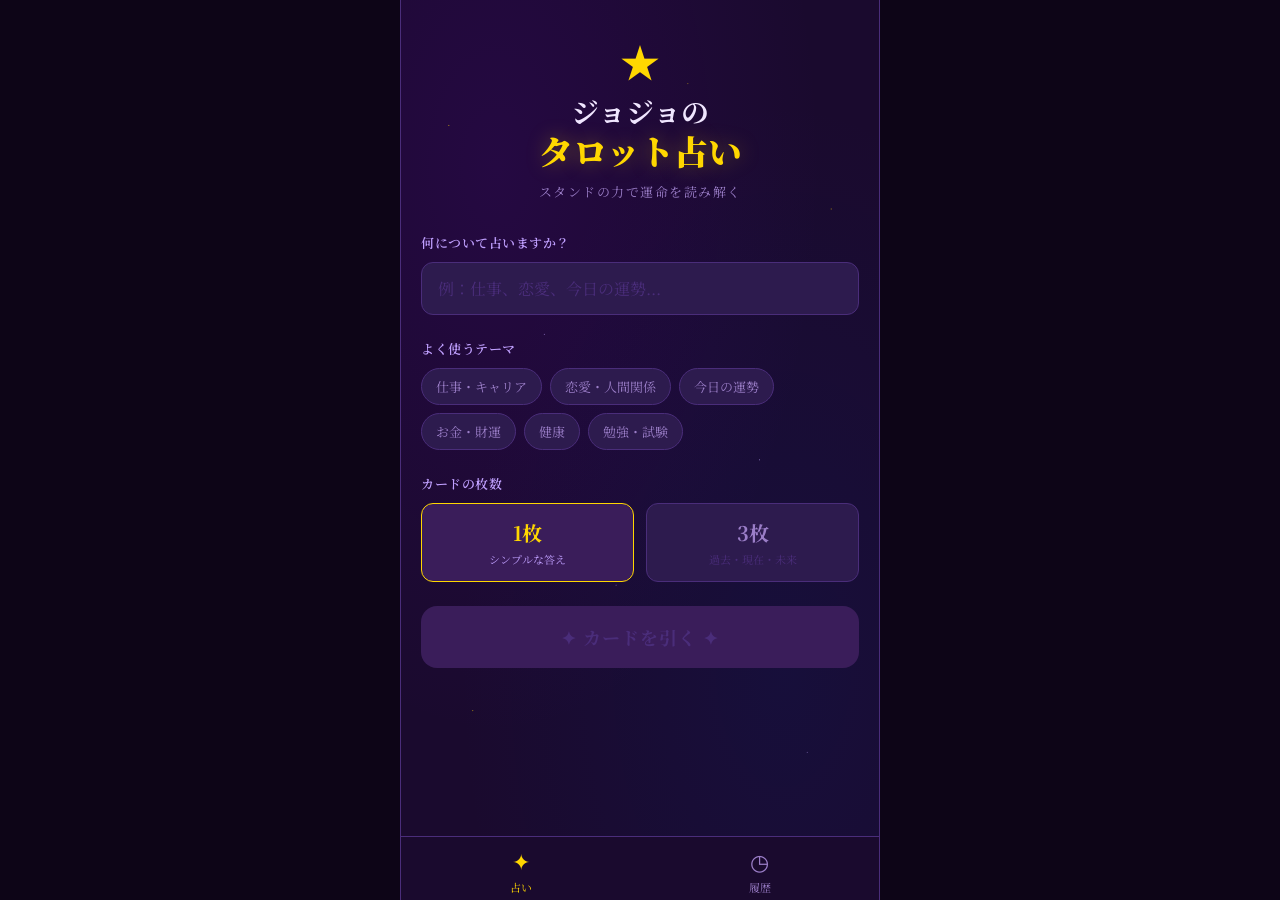
<file: index.html>
<!DOCTYPE html>
<html lang="ja">
<head>
  <meta charset="UTF-8" />
  <meta name="viewport" content="width=device-width, initial-scale=1.0" />
  <title>ジョジョのタロット占い</title>
  <link rel="icon" href="https://files.manuscdn.com/user_upload_by_module/session_file/310519663073731871/NkamIHiPgUonlcRb.png" />
  <link rel="preconnect" href="https://fonts.googleapis.com" />
  <link rel="preconnect" href="https://fonts.gstatic.com" crossorigin />
  <link href="https://fonts.googleapis.com/css2?family=Noto+Serif+JP:wght@400;700;900&family=Cinzel+Decorative:wght@400;700&display=swap" rel="stylesheet" />
  <link rel="stylesheet" href="style.css" />
</head>
<body>
  <div id="app">
    <!-- Screen: Home -->
    <div id="screen-home" class="screen active">
      <div class="stars-bg"></div>
      <div class="home-content">
        <div class="logo-area">
          <div class="logo-star">★</div>
          <h1 class="title-main">ジョジョの</h1>
          <h1 class="title-accent">タロット占い</h1>
          <p class="title-sub">スタンドの力で運命を読み解く</p>
        </div>

        <div class="input-section">
          <label class="section-label">何について占いますか？</label>
          <input
            type="text"
            id="theme-input"
            class="theme-input"
            placeholder="例：仕事、恋愛、今日の運勢..."
            maxlength="50"
          />
        </div>

        <div class="quick-themes-section">
          <label class="section-label">よく使うテーマ</label>
          <div class="quick-themes">
            <button class="quick-theme-btn" data-theme="仕事・キャリア">仕事・キャリア</button>
            <button class="quick-theme-btn" data-theme="恋愛・人間関係">恋愛・人間関係</button>
            <button class="quick-theme-btn" data-theme="今日の運勢">今日の運勢</button>
            <button class="quick-theme-btn" data-theme="お金・財運">お金・財運</button>
            <button class="quick-theme-btn" data-theme="健康">健康</button>
            <button class="quick-theme-btn" data-theme="勉強・試験">勉強・試験</button>
          </div>
        </div>

        <div class="card-count-section">
          <label class="section-label">カードの枚数</label>
          <div class="card-count-row">
            <button class="card-count-btn active" data-count="1">
              <span class="count-label">1枚</span>
              <span class="count-desc">シンプルな答え</span>
            </button>
            <button class="card-count-btn" data-count="3">
              <span class="count-label">3枚</span>
              <span class="count-desc">過去・現在・未来</span>
            </button>
          </div>
        </div>

        <button id="start-btn" class="start-btn" disabled>
          ✦ カードを引く ✦
        </button>

        <div id="history-preview" class="history-preview" style="display:none">
          <div class="history-preview-header">
            <span class="section-label">最近の占い</span>
            <button id="view-history-btn" class="text-btn">すべて見る →</button>
          </div>
          <div id="history-list-preview"></div>
        </div>
      </div>
    </div>

    <!-- Screen: Card Selection -->
    <div id="screen-cards" class="screen">
      <div class="screen-header">
        <button class="back-btn" data-target="home">← 戻る</button>
        <div class="header-center">
          <div id="cards-theme-display" class="header-theme"></div>
          <div id="cards-progress" class="header-progress">0 / 1 枚選択中</div>
        </div>
        <div style="width:80px"></div>
      </div>
      <div class="prompt-bar">
        <span id="cards-prompt">カードを 1 枚選んでください</span>
      </div>
      <div class="deck-container">
        <div id="card-deck" class="card-deck"></div>
      </div>
    </div>

    <!-- Screen: Result -->
    <div id="screen-result" class="screen">
      <div class="screen-header">
        <button class="back-btn" data-target="home">← ホーム</button>
        <div class="header-title">占い結果</div>
        <div style="width:80px"></div>
      </div>
      <div class="result-content">
        <div class="result-theme-area">
          <div class="result-theme-label">占いテーマ</div>
          <div id="result-theme-text" class="result-theme-text"></div>
        </div>
        <div id="result-cards-row" class="result-cards-row"></div>
        <div id="result-card-details" class="result-card-details"></div>
        <div id="result-reading" class="result-reading">
          <div class="reading-title">✦ 占い結果 ✦</div>
          <div id="reading-text" class="reading-text"></div>
        </div>
        <button id="again-btn" class="start-btn" style="margin:0 0 40px">もう一度占う</button>
      </div>
    </div>

    <!-- Screen: History -->
    <div id="screen-history" class="screen">
      <div class="screen-header">
        <button class="back-btn" data-target="home">← 戻る</button>
        <div class="header-title">占い履歴</div>
        <button id="clear-history-btn" class="danger-text-btn">クリア</button>
      </div>
      <div id="history-content" class="history-content"></div>
    </div>
  </div>

  <!-- Tab Bar -->
  <nav class="tab-bar">
    <button class="tab-btn active" data-screen="home">
      <span class="tab-icon">✦</span>
      <span class="tab-label">占い</span>
    </button>
    <button class="tab-btn" data-screen="history">
      <span class="tab-icon">◷</span>
      <span class="tab-label">履歴</span>
    </button>
  </nav>

  <script src="app.js"></script>
</body>
</html>
</file>
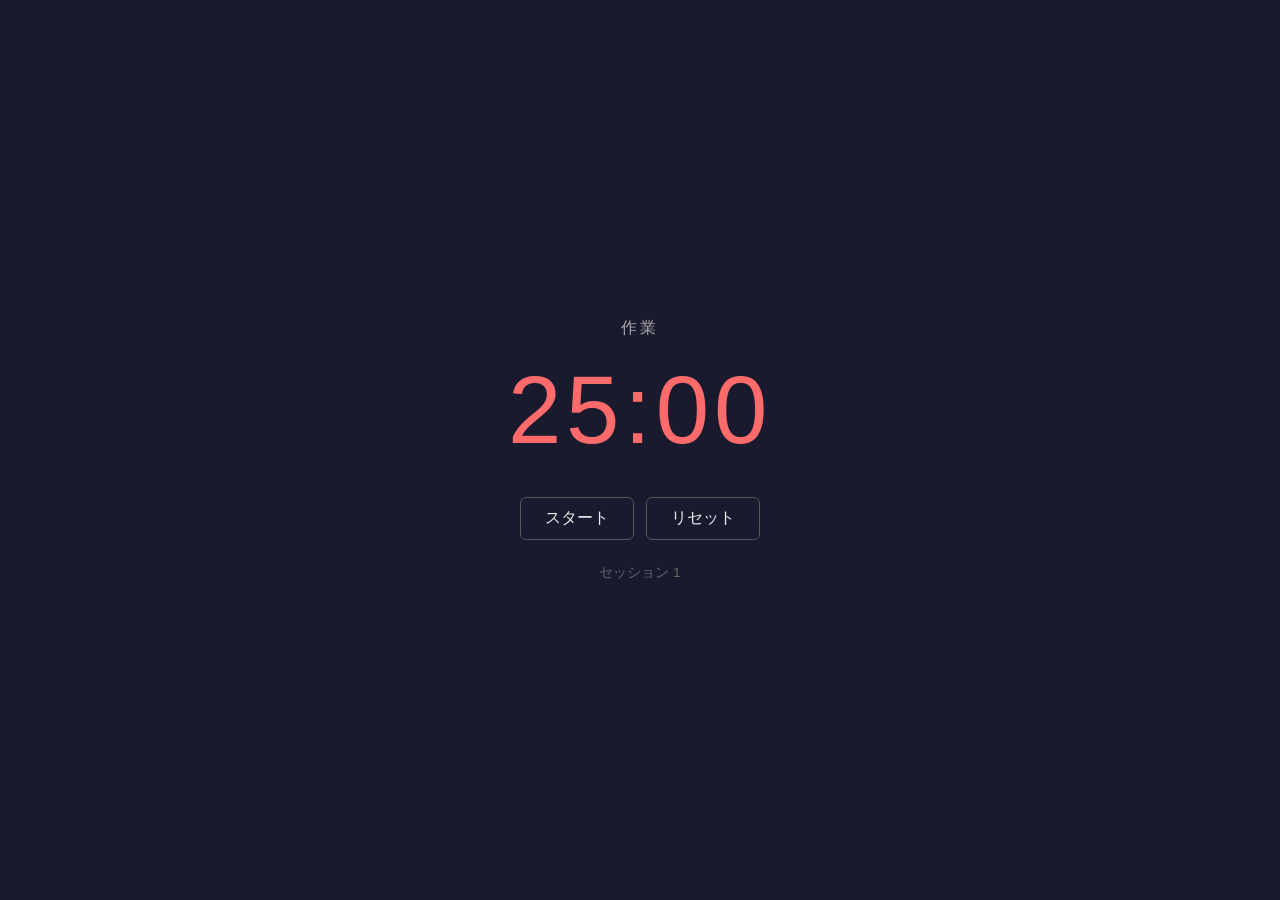
<file: pomodoro.html>
<!DOCTYPE html>
<html lang="ja">
<head>
  <meta charset="UTF-8" />
  <meta name="viewport" content="width=device-width, initial-scale=1.0" />
  <title>ポモドーロタイマー</title>
  <style>
    * { box-sizing: border-box; margin: 0; padding: 0; }
    body {
      display: flex;
      flex-direction: column;
      align-items: center;
      justify-content: center;
      min-height: 100vh;
      background: #1a1a2e;
      color: #eee;
      font-family: sans-serif;
    }
    #mode {
      font-size: 1rem;
      letter-spacing: 0.2em;
      text-transform: uppercase;
      color: #aaa;
      margin-bottom: 16px;
    }
    #timer {
      font-size: 6rem;
      font-variant-numeric: tabular-nums;
      letter-spacing: 0.05em;
    }
    #timer.break { color: #4ecdc4; }
    #timer.work  { color: #ff6b6b; }
    .controls {
      display: flex;
      gap: 12px;
      margin-top: 32px;
    }
    button {
      padding: 10px 24px;
      border: 1px solid #555;
      border-radius: 6px;
      background: transparent;
      color: #eee;
      font-size: 1rem;
      cursor: pointer;
      transition: background 0.15s;
    }
    button:hover { background: #333; }
    #session {
      margin-top: 24px;
      font-size: 0.85rem;
      color: #666;
    }
  </style>
</head>
<body>
  <div id="mode">作業</div>
  <div id="timer" class="work">25:00</div>
  <div class="controls">
    <button id="btn-start">スタート</button>
    <button id="btn-reset">リセット</button>
  </div>
  <div id="session">セッション 1</div>

  <script>
    const WORK = 25 * 60;
    const BREAK = 5 * 60;

    let remaining = WORK;
    let isWork = true;
    let session = 1;
    let interval = null;

    const timerEl  = document.getElementById('timer');
    const modeEl   = document.getElementById('mode');
    const sessionEl = document.getElementById('session');
    const startBtn = document.getElementById('btn-start');
    const resetBtn = document.getElementById('btn-reset');

    function fmt(s) {
      const m = String(Math.floor(s / 60)).padStart(2, '0');
      const sec = String(s % 60).padStart(2, '0');
      return `${m}:${sec}`;
    }

    function render() {
      timerEl.textContent = fmt(remaining);
      timerEl.className = isWork ? 'work' : 'break';
      modeEl.textContent = isWork ? '作業' : '休憩';
      sessionEl.textContent = `セッション ${session}`;
      document.title = `${fmt(remaining)} - ${isWork ? '作業' : '休憩'}`;
    }

    function tick() {
      if (remaining > 0) {
        remaining--;
        render();
      } else {
        clearInterval(interval);
        interval = null;
        startBtn.textContent = 'スタート';
        if (isWork) {
          isWork = false;
          remaining = BREAK;
        } else {
          isWork = true;
          session++;
          remaining = WORK;
        }
        render();
        new Audio('[data-uri]').play().catch(() => {});
        alert(isWork ? `休憩終了！セッション ${session} 開始` : '作業完了！休憩しましょう');
      }
    }

    startBtn.addEventListener('click', () => {
      if (interval) {
        clearInterval(interval);
        interval = null;
        startBtn.textContent = 'スタート';
      } else {
        interval = setInterval(tick, 1000);
        startBtn.textContent = '一時停止';
      }
    });

    resetBtn.addEventListener('click', () => {
      clearInterval(interval);
      interval = null;
      isWork = true;
      session = 1;
      remaining = WORK;
      startBtn.textContent = 'スタート';
      render();
    });

    render();
  </script>
</body>
</html>
</file>
<file: style.css>
/* ===== Reset & Base ===== */
*, *::before, *::after {
  box-sizing: border-box;
  margin: 0;
  padding: 0;
}

:root {
  --bg: #1A0A2E;
  --bg-dark: #0D0517;
  --surface: #2D1B4E;
  --surface2: #3A1D5A;
  --primary: #FFD700;
  --primary-glow: rgba(255, 215, 0, 0.35);
  --fg: #F0E6FF;
  --muted: #9B7EC8;
  --border: #4A2D7A;
  --accent: #C0A0FF;
  --success: #4ADE80;
  --error: #F87171;
  --card-back-bg: #1E0A3E;
  --max-w: 480px;
}

html, body {
  height: 100%;
  background: var(--bg-dark);
  color: var(--fg);
  font-family: 'Noto Serif JP', serif;
  overflow: hidden;
}

/* ===== App Shell ===== */
#app {
  position: fixed;
  inset: 0;
  bottom: 64px;
  overflow: hidden;
  display: flex;
  flex-direction: column;
}

/* ===== Screens ===== */
.screen {
  display: none;
  flex-direction: column;
  height: 100%;
  background: var(--bg);
  overflow: hidden;
}

.screen.active {
  display: flex;
}

/* ===== Stars Background ===== */
.stars-bg {
  position: fixed;
  inset: 0;
  pointer-events: none;
  z-index: 0;
  background:
    radial-gradient(ellipse at 20% 20%, rgba(100, 0, 180, 0.15) 0%, transparent 60%),
    radial-gradient(ellipse at 80% 80%, rgba(0, 50, 150, 0.12) 0%, transparent 60%);
}

.stars-bg::before {
  content: '';
  position: absolute;
  inset: 0;
  background-image:
    radial-gradient(1px 1px at 10% 15%, rgba(255,215,0,0.6) 0%, transparent 100%),
    radial-gradient(1px 1px at 30% 40%, rgba(192,160,255,0.5) 0%, transparent 100%),
    radial-gradient(1px 1px at 60% 10%, rgba(255,215,0,0.4) 0%, transparent 100%),
    radial-gradient(1px 1px at 75% 55%, rgba(192,160,255,0.6) 0%, transparent 100%),
    radial-gradient(1px 1px at 90% 25%, rgba(255,215,0,0.5) 0%, transparent 100%),
    radial-gradient(1px 1px at 45% 70%, rgba(192,160,255,0.4) 0%, transparent 100%),
    radial-gradient(1px 1px at 15% 85%, rgba(255,215,0,0.5) 0%, transparent 100%),
    radial-gradient(1px 1px at 85% 90%, rgba(192,160,255,0.4) 0%, transparent 100%);
}

/* ===== Home Screen ===== */
.home-content {
  position: relative;
  z-index: 1;
  flex: 1;
  overflow-y: auto;
  padding: 24px 20px 32px;
  max-width: var(--max-w);
  margin: 0 auto;
  width: 100%;
}

.logo-area {
  text-align: center;
  margin-bottom: 32px;
  padding-top: 8px;
}

.logo-star {
  font-size: 40px;
  color: var(--primary);
  margin-bottom: 4px;
  animation: pulse-star 3s ease-in-out infinite;
}

@keyframes pulse-star {
  0%, 100% { text-shadow: 0 0 10px var(--primary-glow); }
  50% { text-shadow: 0 0 24px var(--primary), 0 0 48px var(--primary-glow); }
}

.title-main {
  font-family: 'Noto Serif JP', serif;
  font-size: 28px;
  font-weight: 700;
  color: var(--fg);
  line-height: 1.3;
}

.title-accent {
  font-family: 'Noto Serif JP', serif;
  font-size: 34px;
  font-weight: 900;
  color: var(--primary);
  line-height: 1.3;
  margin-bottom: 8px;
  text-shadow: 0 0 20px var(--primary-glow);
}

.title-sub {
  font-size: 13px;
  color: var(--muted);
  letter-spacing: 1.5px;
}

/* ===== Sections ===== */
.input-section,
.quick-themes-section,
.card-count-section {
  margin-bottom: 24px;
}

.section-label {
  display: block;
  font-size: 13px;
  font-weight: 600;
  color: var(--accent);
  margin-bottom: 10px;
  letter-spacing: 0.5px;
}

/* ===== Theme Input ===== */
.theme-input {
  width: 100%;
  background: var(--surface);
  border: 1.5px solid var(--border);
  border-radius: 12px;
  padding: 14px 16px;
  font-size: 16px;
  color: var(--fg);
  font-family: 'Noto Serif JP', serif;
  outline: none;
  transition: border-color 0.2s, box-shadow 0.2s;
}

.theme-input::placeholder {
  color: var(--border);
}

.theme-input:focus {
  border-color: var(--primary);
  box-shadow: 0 0 0 3px var(--primary-glow);
}

/* ===== Quick Themes ===== */
.quick-themes {
  display: flex;
  flex-wrap: wrap;
  gap: 8px;
}

.quick-theme-btn {
  padding: 8px 14px;
  border-radius: 20px;
  background: var(--surface);
  border: 1px solid var(--border);
  color: var(--muted);
  font-size: 13px;
  font-family: 'Noto Serif JP', serif;
  cursor: pointer;
  transition: all 0.15s;
}

.quick-theme-btn:hover {
  border-color: var(--accent);
  color: var(--accent);
}

.quick-theme-btn.active {
  background: var(--surface2);
  border-color: var(--primary);
  color: var(--primary);
  font-weight: 600;
}

/* ===== Card Count ===== */
.card-count-row {
  display: flex;
  gap: 12px;
}

.card-count-btn {
  flex: 1;
  padding: 14px 12px;
  border-radius: 12px;
  background: var(--surface);
  border: 1.5px solid var(--border);
  color: var(--muted);
  font-family: 'Noto Serif JP', serif;
  cursor: pointer;
  display: flex;
  flex-direction: column;
  align-items: center;
  gap: 4px;
  transition: all 0.15s;
}

.card-count-btn:hover {
  border-color: var(--accent);
}

.card-count-btn.active {
  background: var(--surface2);
  border-color: var(--primary);
}

.count-label {
  font-size: 20px;
  font-weight: 700;
  color: var(--muted);
}

.card-count-btn.active .count-label {
  color: var(--primary);
}

.count-desc {
  font-size: 11px;
  color: var(--border);
}

.card-count-btn.active .count-desc {
  color: var(--accent);
}

/* ===== Start Button ===== */
.start-btn {
  width: 100%;
  padding: 18px;
  border-radius: 16px;
  background: var(--primary);
  border: none;
  color: var(--bg);
  font-size: 18px;
  font-weight: 700;
  font-family: 'Noto Serif JP', serif;
  letter-spacing: 1px;
  cursor: pointer;
  transition: all 0.15s;
  box-shadow: 0 4px 24px var(--primary-glow);
  margin-bottom: 24px;
}

.start-btn:hover:not(:disabled) {
  transform: translateY(-1px);
  box-shadow: 0 6px 32px var(--primary-glow);
}

.start-btn:active:not(:disabled) {
  transform: scale(0.97);
}

.start-btn:disabled {
  background: var(--surface2);
  color: var(--border);
  box-shadow: none;
  cursor: not-allowed;
}

/* ===== History Preview ===== */
.history-preview {
  margin-top: 8px;
}

.history-preview-header {
  display: flex;
  justify-content: space-between;
  align-items: center;
  margin-bottom: 10px;
}

.text-btn {
  background: none;
  border: none;
  color: var(--accent);
  font-size: 13px;
  cursor: pointer;
  font-family: 'Noto Serif JP', serif;
}

.text-btn:hover {
  color: var(--primary);
}

.history-mini-card {
  background: var(--surface);
  border: 1px solid var(--border);
  border-radius: 10px;
  padding: 12px 14px;
  margin-bottom: 8px;
  cursor: pointer;
  transition: border-color 0.15s;
}

.history-mini-card:hover {
  border-color: var(--accent);
}

.history-mini-theme {
  font-size: 14px;
  font-weight: 700;
  color: var(--fg);
  margin-bottom: 4px;
}

.history-mini-date {
  font-size: 11px;
  color: var(--muted);
}

/* ===== Screen Header ===== */
.screen-header {
  display: flex;
  align-items: center;
  padding: 12px 16px;
  border-bottom: 0.5px solid var(--border);
  flex-shrink: 0;
  background: var(--bg);
}

.back-btn {
  background: none;
  border: none;
  color: var(--accent);
  font-size: 15px;
  cursor: pointer;
  font-family: 'Noto Serif JP', serif;
  width: 80px;
  text-align: left;
  transition: color 0.15s;
}

.back-btn:hover {
  color: var(--primary);
}

.header-center {
  flex: 1;
  text-align: center;
}

.header-theme {
  font-size: 16px;
  font-weight: 700;
  color: var(--primary);
}

.header-progress {
  font-size: 12px;
  color: var(--muted);
  margin-top: 2px;
}

.header-title {
  flex: 1;
  text-align: center;
  font-size: 18px;
  font-weight: 700;
  color: var(--primary);
}

.danger-text-btn {
  background: none;
  border: none;
  color: var(--error);
  font-size: 13px;
  cursor: pointer;
  font-family: 'Noto Serif JP', serif;
  width: 80px;
  text-align: right;
}

/* ===== Prompt Bar ===== */
.prompt-bar {
  background: var(--surface);
  border-bottom: 0.5px solid var(--border);
  padding: 14px 20px;
  text-align: center;
  font-size: 16px;
  font-weight: 600;
  color: var(--fg);
  letter-spacing: 0.5px;
  flex-shrink: 0;
}

/* ===== Card Deck ===== */
.deck-container {
  flex: 1;
  overflow-y: auto;
  padding: 20px;
}

.card-deck {
  display: flex;
  flex-wrap: wrap;
  gap: 12px;
  justify-content: center;
  max-width: var(--max-w);
  margin: 0 auto;
}

/* ===== Tarot Card Back ===== */
.tarot-card-back {
  width: calc((min(100vw, 480px) - 80px) / 3);
  aspect-ratio: 0.625;
  border-radius: 8px;
  background: var(--card-back-bg);
  border: 2px solid var(--border);
  display: flex;
  align-items: center;
  justify-content: center;
  cursor: pointer;
  transition: all 0.15s;
  position: relative;
  overflow: hidden;
}

.tarot-card-back::before {
  content: '';
  position: absolute;
  inset: 6px;
  border-radius: 4px;
  border: 1px solid var(--border);
  background: var(--surface);
}

.tarot-card-back:hover {
  border-color: var(--accent);
  transform: translateY(-2px);
  box-shadow: 0 4px 16px rgba(192, 160, 255, 0.2);
}

.tarot-card-back.selected {
  border-color: var(--primary);
  border-width: 3px;
  box-shadow: 0 0 16px var(--primary-glow);
}

.card-back-inner {
  position: relative;
  z-index: 1;
  display: flex;
  flex-direction: column;
  align-items: center;
  gap: 4px;
}

.card-back-star {
  font-size: 22px;
  color: var(--primary);
}

.card-back-jojo {
  font-size: 11px;
  font-weight: 700;
  color: var(--accent);
  letter-spacing: 2px;
}

.card-back-tarot {
  font-size: 8px;
  color: var(--muted);
  letter-spacing: 3px;
}

/* ===== Result Screen ===== */
.result-content {
  flex: 1;
  overflow-y: auto;
  padding: 20px;
  max-width: var(--max-w);
  margin: 0 auto;
  width: 100%;
}

.result-theme-area {
  text-align: center;
  margin-bottom: 24px;
}

.result-theme-label {
  font-size: 12px;
  color: var(--muted);
  margin-bottom: 4px;
}

.result-theme-text {
  font-size: 24px;
  font-weight: 700;
  color: var(--fg);
}

/* ===== Result Cards ===== */
.result-cards-row {
  display: flex;
  gap: 12px;
  justify-content: center;
  margin-bottom: 24px;
}

.result-card-wrapper {
  display: flex;
  flex-direction: column;
  align-items: center;
  gap: 6px;
}

.result-position-label {
  font-size: 12px;
  color: var(--muted);
  font-weight: 600;
}

/* ===== Tarot Card Front ===== */
.tarot-card-front {
  border-radius: 10px;
  background: var(--bg);
  border: 2px solid;
  overflow: hidden;
  box-shadow: 0 4px 20px rgba(255, 215, 0, 0.15);
  display: flex;
  flex-direction: column;
  transition: transform 0.3s;
}

.tarot-card-front.reversed {
  transform: rotate(180deg);
}

.card-front-header {
  display: flex;
  align-items: center;
  gap: 4px;
  padding: 4px 8px;
}

.card-number {
  font-size: 9px;
  color: var(--muted);
  font-weight: 700;
}

.card-tarot-name {
  font-size: 10px;
  color: var(--fg);
  font-weight: 700;
  flex: 1;
  white-space: nowrap;
  overflow: hidden;
  text-overflow: ellipsis;
}

.card-image-container {
  flex: 1;
  background: var(--bg-dark);
  position: relative;
  overflow: hidden;
}

.card-image-container img {
  width: 100%;
  height: 100%;
  object-fit: contain;
  display: block;
}

.card-image-fallback {
  width: 100%;
  height: 100%;
  display: flex;
  flex-direction: column;
  align-items: center;
  justify-content: center;
  gap: 8px;
  padding: 12px;
  background: var(--bg-dark);
}

.card-image-fallback .fallback-star {
  font-size: 36px;
}

.card-image-fallback .fallback-name {
  font-size: 12px;
  font-weight: 700;
  text-align: center;
  line-height: 1.4;
}

.card-front-footer {
  padding: 4px 8px;
}

.card-stand-name {
  font-size: 9px;
  font-weight: 700;
  white-space: nowrap;
  overflow: hidden;
  text-overflow: ellipsis;
}

.card-user-name {
  font-size: 8px;
  color: var(--muted);
  white-space: nowrap;
  overflow: hidden;
  text-overflow: ellipsis;
}

.position-tag {
  font-size: 11px;
  font-weight: 600;
  padding: 2px 10px;
  border-radius: 10px;
}

.position-tag.upright {
  background: #1E4A2E;
  color: var(--success);
}

.position-tag.reversed {
  background: #4A1E1E;
  color: var(--error);
}

/* ===== Card Details ===== */
.result-card-details {
  margin-bottom: 20px;
  display: flex;
  flex-direction: column;
  gap: 12px;
}

.card-detail-item {
  background: var(--surface);
  border-radius: 10px;
  padding: 14px;
  border-left: 3px solid;
}

.card-detail-title {
  font-size: 14px;
  font-weight: 700;
  margin-bottom: 6px;
}

.card-detail-meaning {
  font-size: 13px;
  color: var(--accent);
  line-height: 1.6;
}

/* ===== Reading ===== */
.result-reading {
  background: var(--surface);
  border-radius: 14px;
  padding: 20px;
  margin-bottom: 20px;
  border: 1px solid var(--border);
}

.reading-title {
  font-size: 16px;
  font-weight: 700;
  color: var(--primary);
  text-align: center;
  margin-bottom: 14px;
  letter-spacing: 2px;
  text-shadow: 0 0 12px var(--primary-glow);
}

.reading-text {
  font-size: 14px;
  color: var(--fg);
  line-height: 1.8;
  white-space: pre-wrap;
}

/* ===== History Screen ===== */
.history-content {
  flex: 1;
  overflow-y: auto;
  padding: 16px;
  max-width: var(--max-w);
  margin: 0 auto;
  width: 100%;
}

.history-empty {
  display: flex;
  flex-direction: column;
  align-items: center;
  justify-content: center;
  height: 100%;
  gap: 12px;
  padding-bottom: 60px;
}

.history-empty-icon {
  font-size: 48px;
  color: var(--border);
}

.history-empty-title {
  font-size: 18px;
  font-weight: 700;
  color: var(--muted);
}

.history-empty-sub {
  font-size: 13px;
  color: var(--border);
  text-align: center;
  max-width: 240px;
  line-height: 1.6;
}

.history-record {
  background: var(--surface);
  border: 1px solid var(--border);
  border-radius: 14px;
  padding: 16px;
  margin-bottom: 12px;
}

.history-record-header {
  display: flex;
  justify-content: space-between;
  align-items: flex-start;
  margin-bottom: 12px;
}

.history-record-theme {
  font-size: 16px;
  font-weight: 700;
  color: var(--fg);
}

.history-record-date {
  font-size: 11px;
  color: var(--muted);
  flex-shrink: 0;
  margin-left: 8px;
}

.history-record-cards {
  display: flex;
  gap: 8px;
  margin-bottom: 12px;
}

.history-mini-stand {
  flex: 1;
  background: var(--bg);
  border-radius: 8px;
  padding: 8px;
  border: 1px solid;
  display: flex;
  flex-direction: column;
  align-items: center;
  gap: 4px;
}

.history-mini-tarot {
  font-size: 12px;
  font-weight: 700;
}

.history-mini-stand-name {
  font-size: 10px;
  color: var(--muted);
  text-align: center;
}

.history-mini-pos {
  font-size: 10px;
  font-weight: 700;
  padding: 1px 6px;
  border-radius: 8px;
}

.history-mini-pos.upright {
  background: #1E4A2E;
  color: var(--success);
}

.history-mini-pos.reversed {
  background: #4A1E1E;
  color: var(--error);
}

.history-record-tappable {
  cursor: pointer;
  transition: opacity 0.15s, transform 0.15s;
}

.history-record-tappable:active {
  opacity: 0.75;
  transform: scale(0.98);
}

.history-record-tap-hint {
  font-size: 11px;
  color: var(--gold);
  text-align: right;
  margin-top: 8px;
  opacity: 0.7;
}

/* ===== Tab Bar ===== */
.tab-bar {
  position: fixed;
  bottom: 0;
  left: 0;
  right: 0;
  height: 64px;
  background: var(--bg);
  border-top: 0.5px solid var(--border);
  display: flex;
  z-index: 100;
}

.tab-btn {
  flex: 1;
  display: flex;
  flex-direction: column;
  align-items: center;
  justify-content: center;
  gap: 3px;
  background: none;
  border: none;
  cursor: pointer;
  transition: all 0.15s;
  padding-top: 8px;
}

.tab-icon {
  font-size: 22px;
  color: var(--muted);
  transition: color 0.15s;
}

.tab-label {
  font-size: 11px;
  color: var(--muted);
  font-family: 'Noto Serif JP', serif;
  transition: color 0.15s;
}

.tab-btn.active .tab-icon,
.tab-btn.active .tab-label {
  color: var(--primary);
}

/* ===== Card Flip Animation ===== */
@keyframes card-flip-in {
  from {
    opacity: 0;
    transform: rotateY(90deg) scale(0.8);
  }
  to {
    opacity: 1;
    transform: rotateY(0deg) scale(1);
  }
}

.tarot-card-front {
  animation: card-flip-in 0.5s ease-out both;
}

/* ===== Fade In ===== */
@keyframes fade-in-up {
  from {
    opacity: 0;
    transform: translateY(20px);
  }
  to {
    opacity: 1;
    transform: translateY(0);
  }
}

.result-content > * {
  animation: fade-in-up 0.5s ease-out both;
}

.result-content > *:nth-child(2) { animation-delay: 0.1s; }
.result-content > *:nth-child(3) { animation-delay: 0.2s; }
.result-content > *:nth-child(4) { animation-delay: 0.3s; }
.result-content > *:nth-child(5) { animation-delay: 0.4s; }

/* ===== Scrollbar ===== */
::-webkit-scrollbar {
  width: 4px;
}

::-webkit-scrollbar-track {
  background: transparent;
}

::-webkit-scrollbar-thumb {
  background: var(--border);
  border-radius: 2px;
}

/* ===== Responsive ===== */
@media (min-width: 600px) {
  #app {
    max-width: var(--max-w);
    left: 50%;
    transform: translateX(-50%);
    border-left: 1px solid var(--border);
    border-right: 1px solid var(--border);
  }

  .tab-bar {
    max-width: var(--max-w);
    left: 50%;
    transform: translateX(-50%);
    border-left: 1px solid var(--border);
    border-right: 1px solid var(--border);
  }
}
</file>
